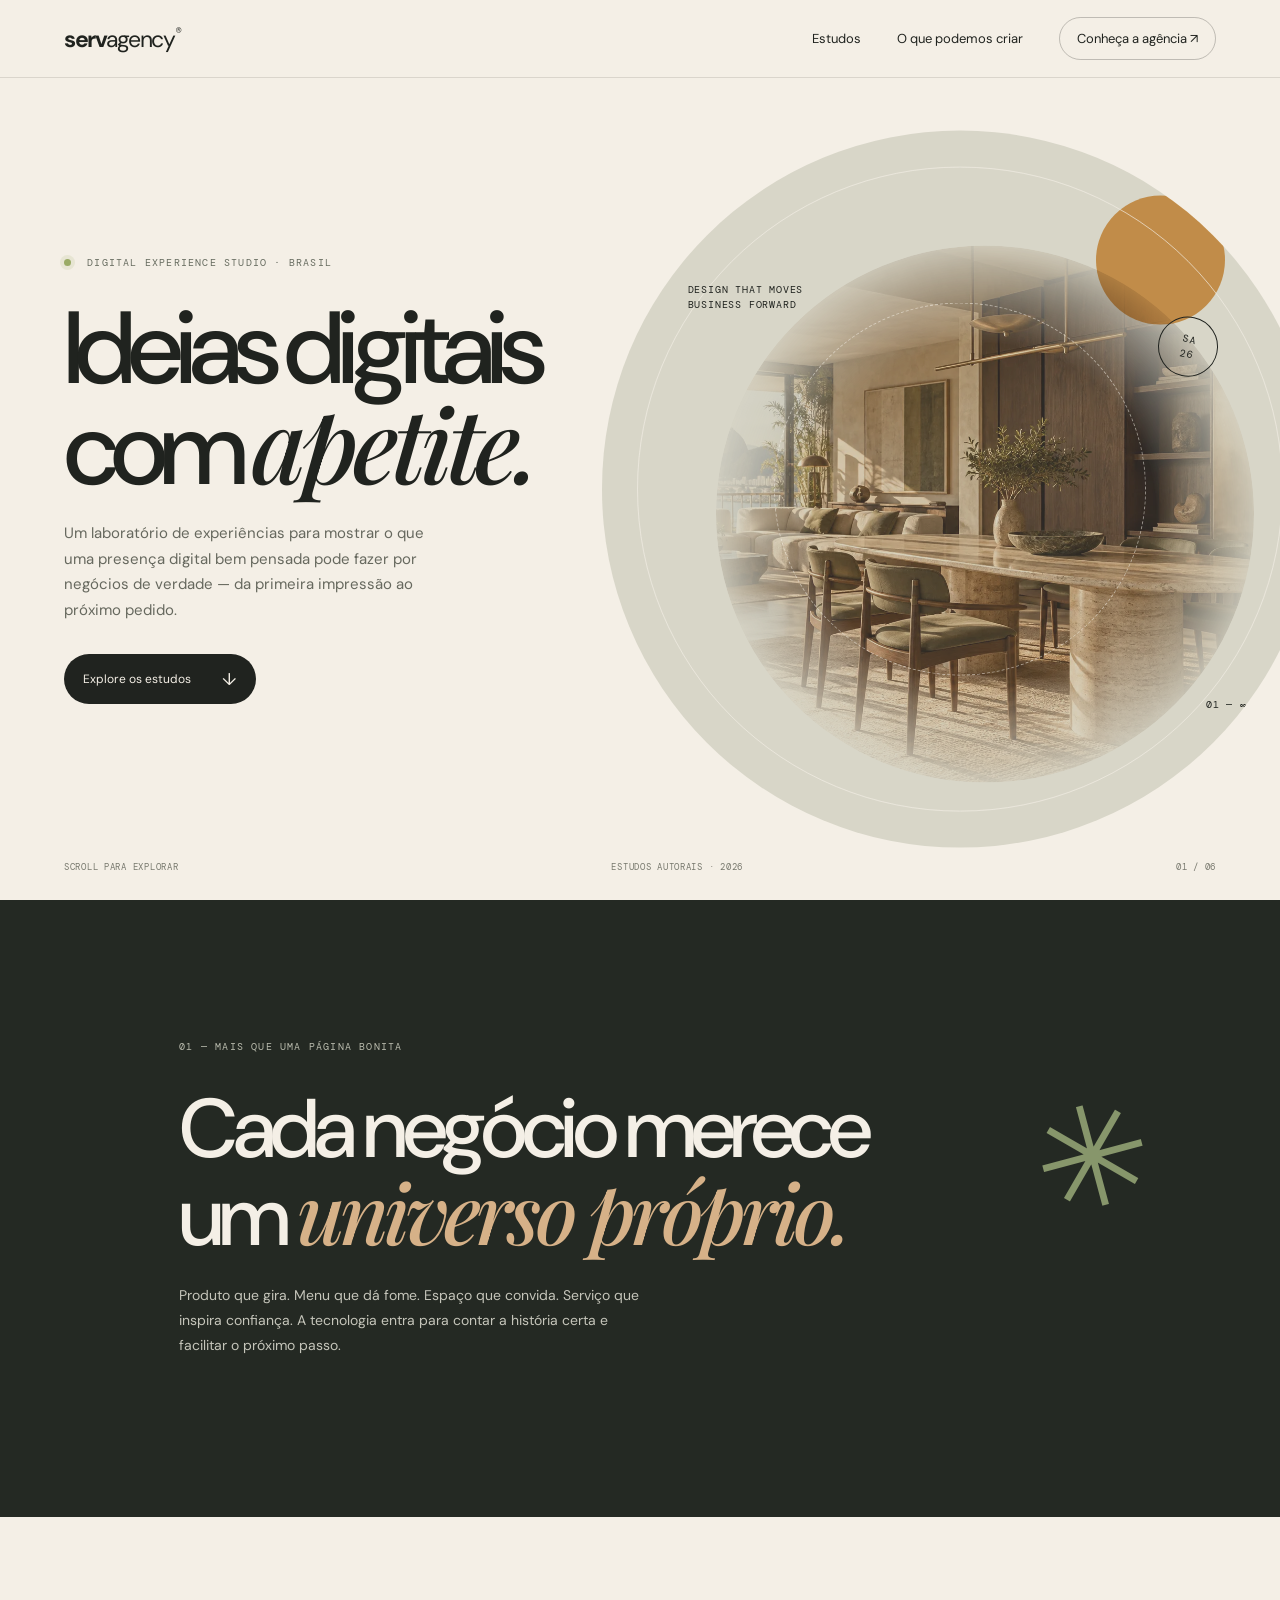
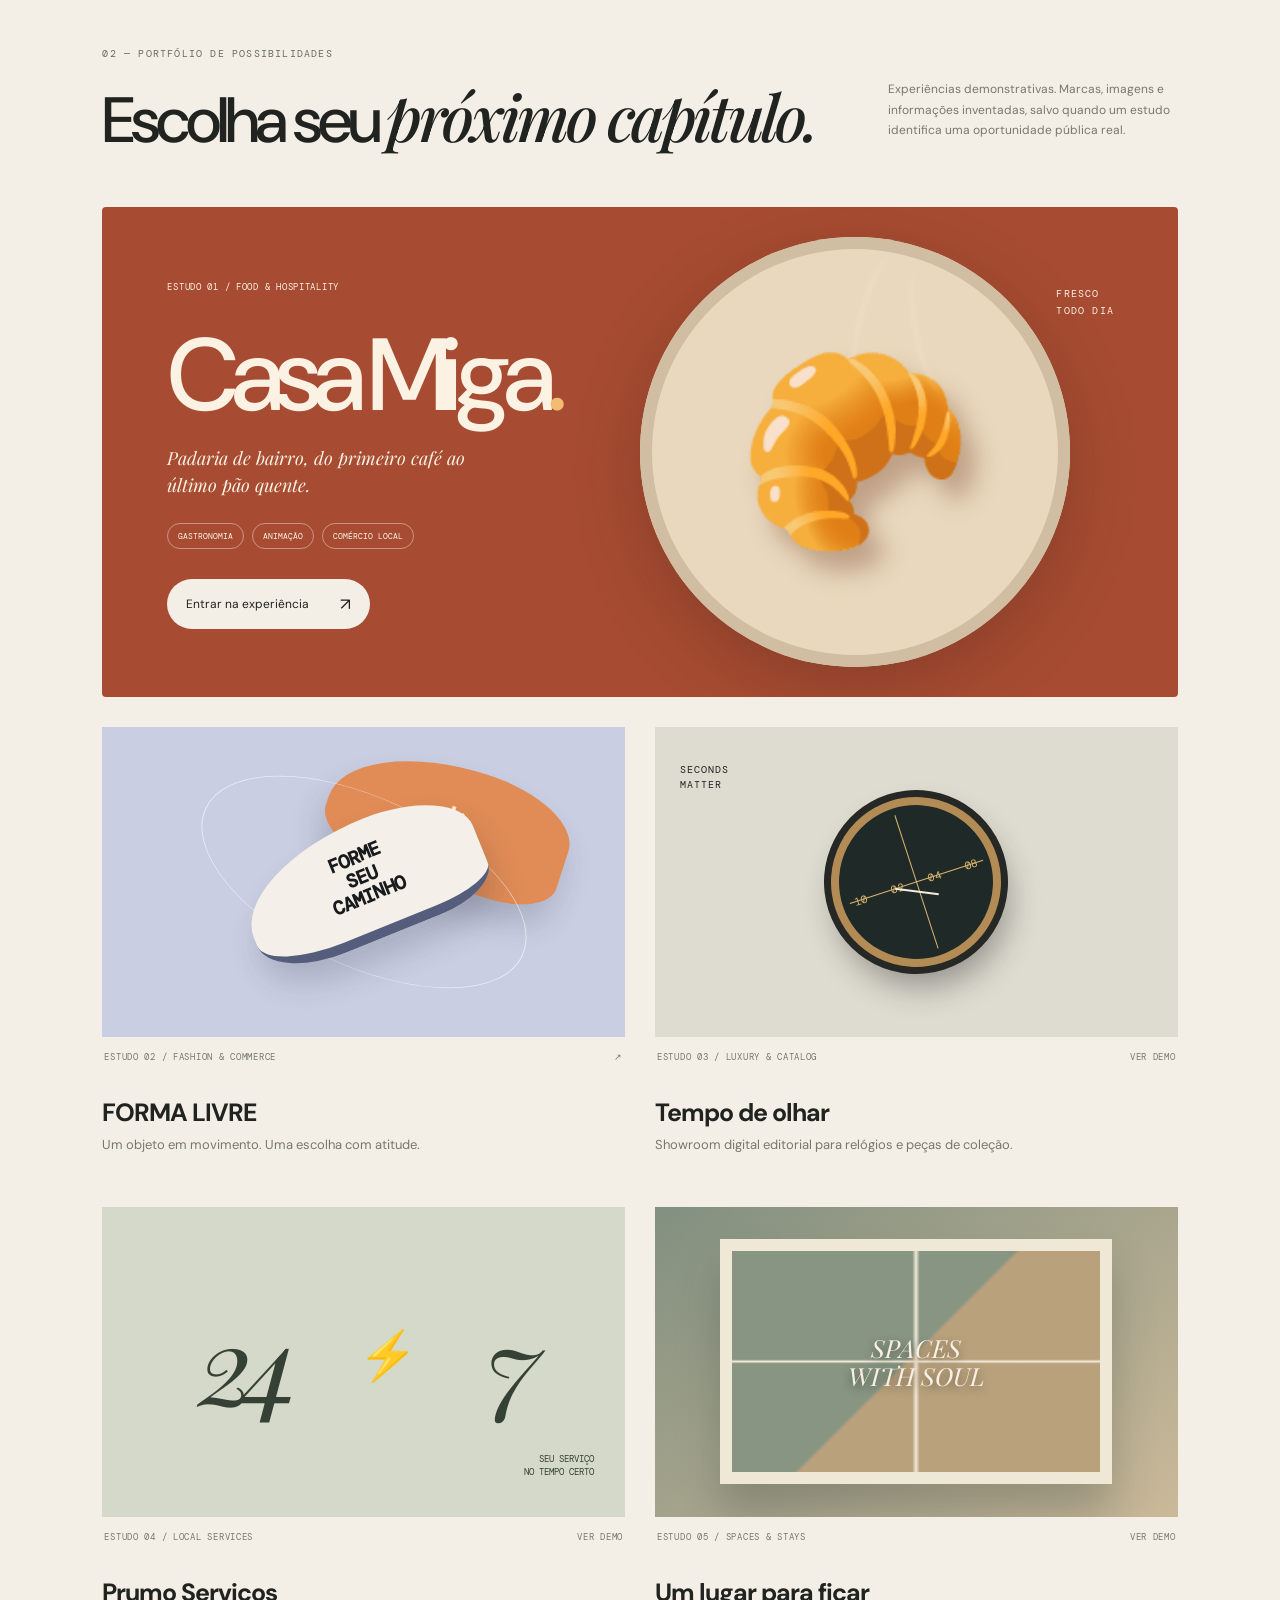
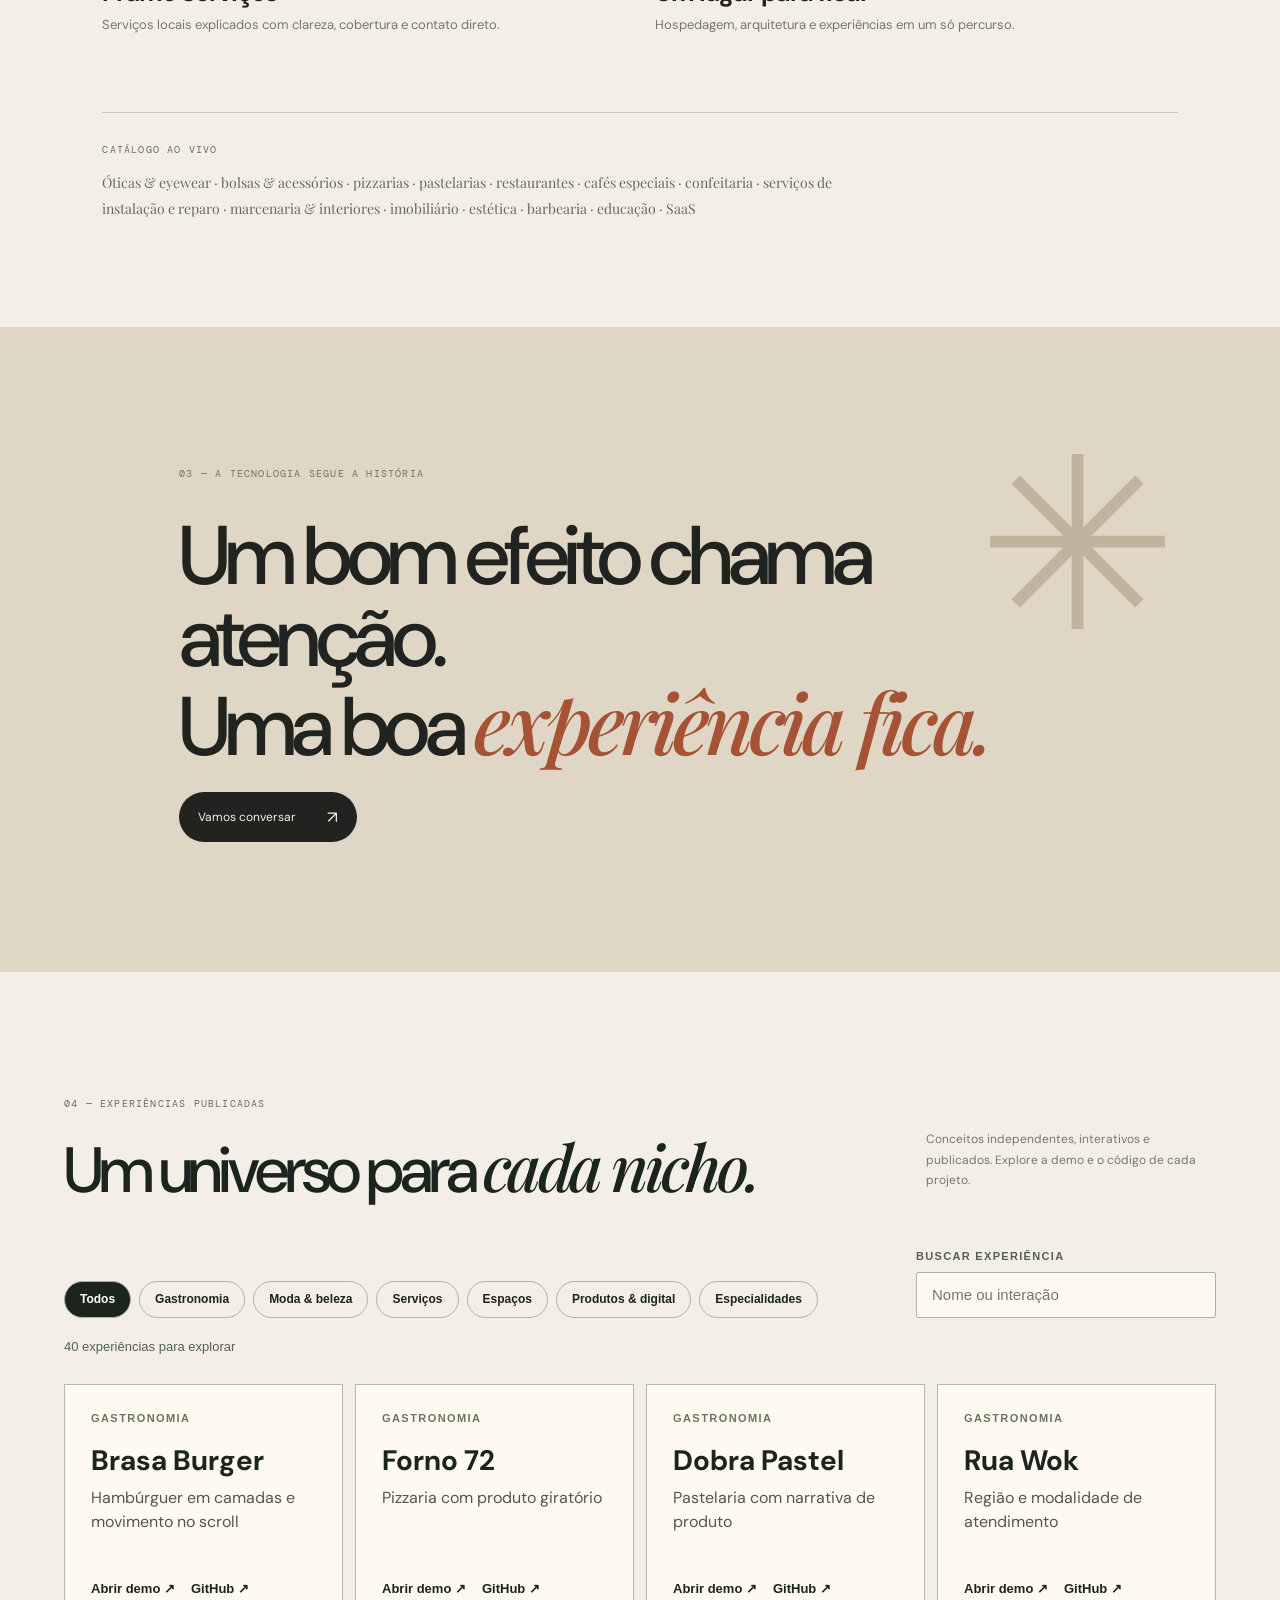
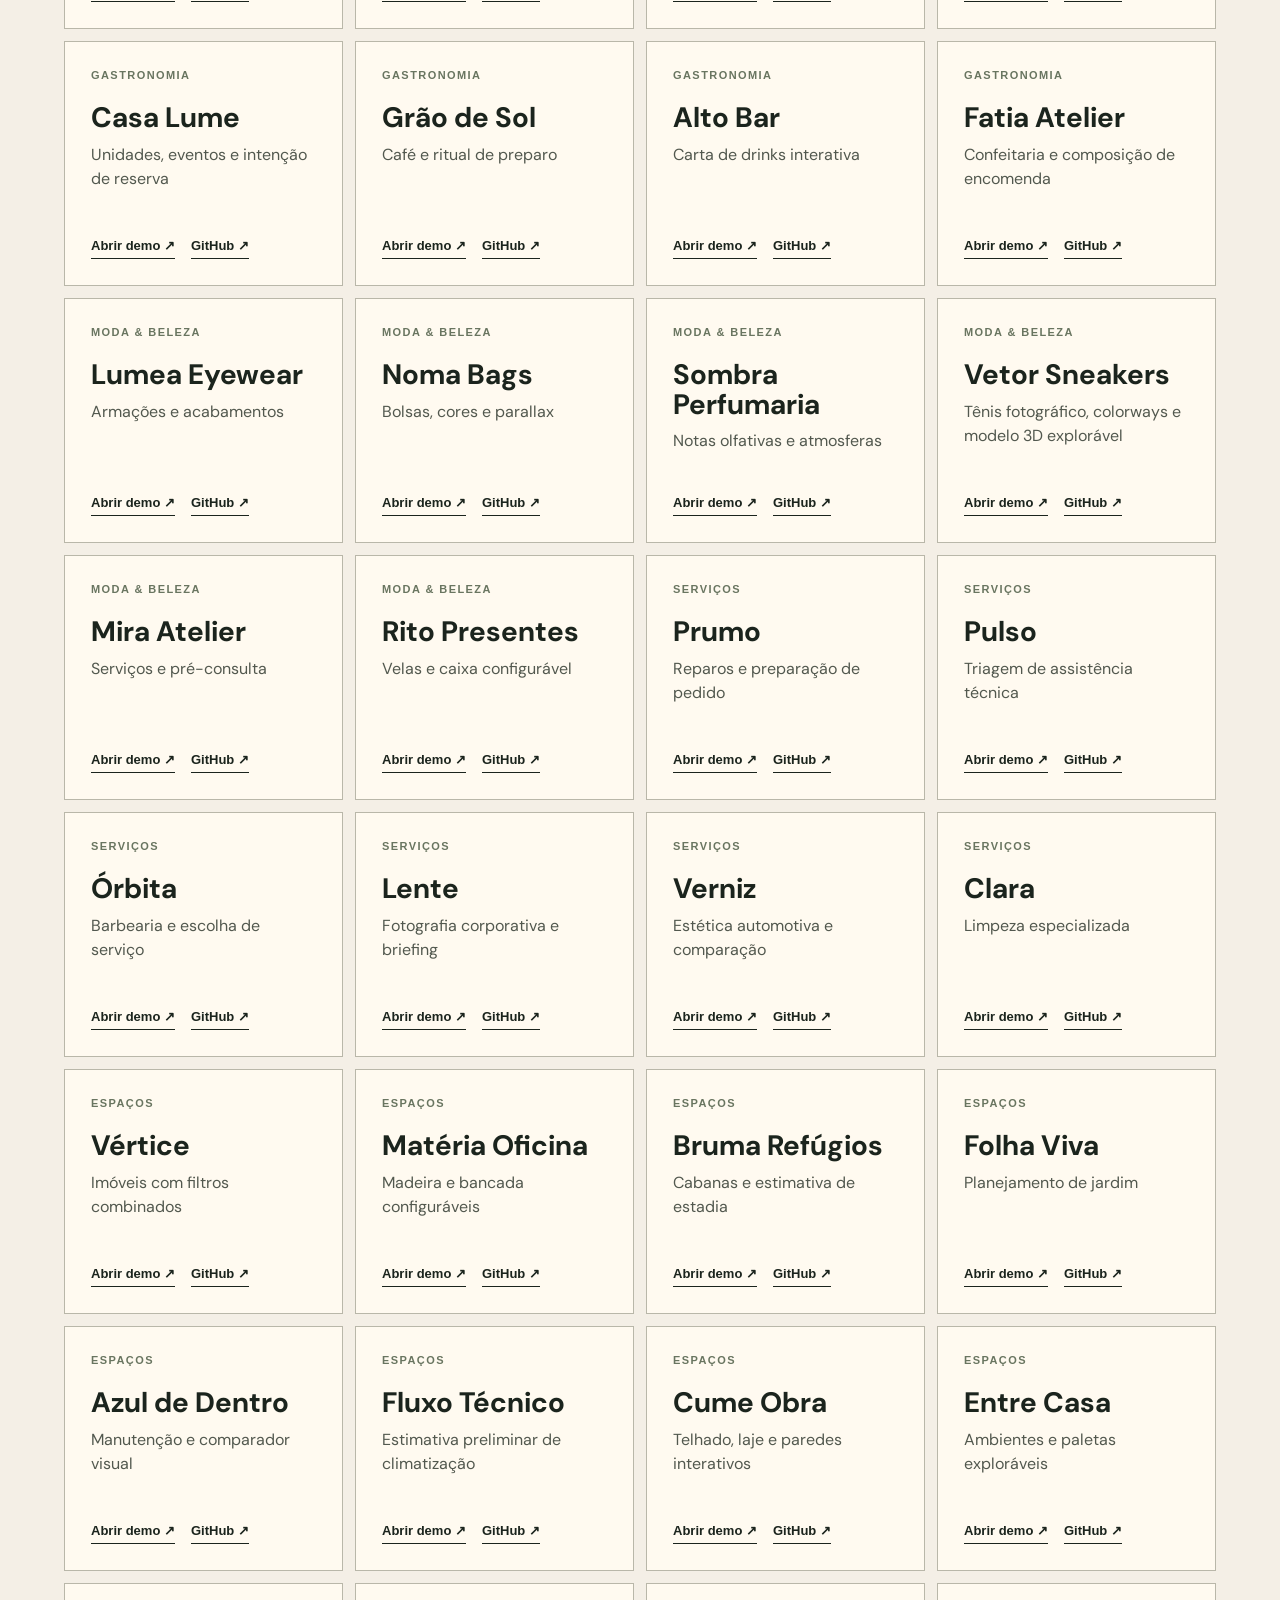
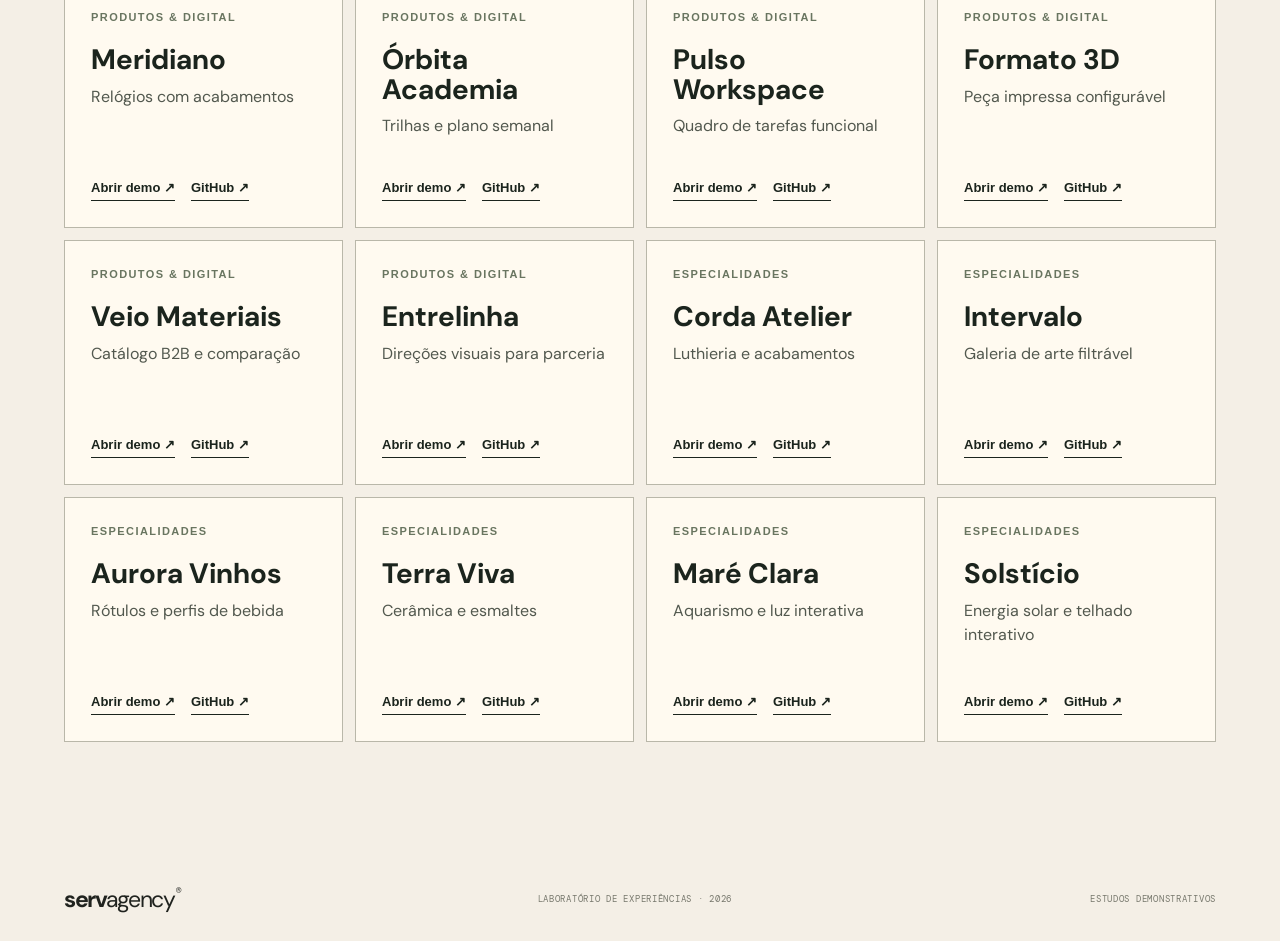
<file: index.html>
<!doctype html><html lang="pt-BR"><head><meta charset="utf-8"><meta name="viewport" content="width=device-width,initial-scale=1"><meta name="theme-color" content="#f4efe6"><meta name="description" content="Estudos interativos ServAgency para negócios de diferentes nichos."><title>ServAgency — Laboratório de experiências</title><link rel="stylesheet" href="styles.css"></head><body><header class="topbar"><a class="wordmark" href="./">serv<span>agency</span><i>®</i></a><nav><a href="#estudos">Estudos</a><a href="#metodo">O que podemos criar</a><a class="nav-cta" href="https://servagency.vercel.app/">Conheça a agência ↗</a></nav></header><main><section class="hero"><div class="hero-copy"><p class="eyebrow"><span class="pulse"></span> DIGITAL EXPERIENCE STUDIO · BRASIL</p><h1>Ideias digitais<br>com <em>apetite.</em></h1><p class="hero-sub">Um laboratório de experiências para mostrar o que uma presença digital bem pensada pode fazer por negócios de verdade — da primeira impressão ao próximo pedido.</p><a class="pill dark" href="#estudos">Explore os estudos <span>↓</span></a></div><div class="hero-art" aria-label="Colagem editorial de gastronomia"><div class="hero-orbit orbit-one"></div><div class="hero-orbit orbit-two"></div><div class="hero-sun"></div><img src="assets/atelier-cozinha.webp" alt="Ambiente de cozinha em tons naturais"/><div class="hero-caption">DESIGN THAT MOVES<br>BUSINESS FORWARD</div><div class="hero-index">01 — ∞</div><div class="hero-stamp">SA<br>26</div></div><div class="hero-bottom"><span>SCROLL PARA EXPLORAR</span><span>ESTUDOS AUTORAIS · 2026</span><span>01 / 06</span></div></section><section class="manifesto" id="metodo"><p class="eyebrow">01 — MAIS QUE UMA PÁGINA BONITA</p><h2>Cada negócio merece<br>um <em>universo próprio.</em></h2><p>Produto que gira. Menu que dá fome. Espaço que convida. Serviço que inspira confiança. A tecnologia entra para contar a história certa e facilitar o próximo passo.</p><div class="manifesto-mark">✳</div></section><section class="studies" id="estudos"><div class="section-head"><div><p class="eyebrow">02 — PORTFÓLIO DE POSSIBILIDADES</p><h2>Escolha seu <em>próximo capítulo.</em></h2></div><p>Experiências demonstrativas. Marcas, imagens e informações inventadas, salvo quando um estudo identifica uma oportunidade pública real.</p></div><article class="featured-card food-card"><div class="card-copy"><span class="card-number">ESTUDO 01 / FOOD & HOSPITALITY</span><h3>Casa Miga<span class="period">.</span></h3><p>Padaria de bairro, do primeiro café ao último pão quente.</p><div class="tags"><span>GASTRONOMIA</span><span>ANIMAÇÃO</span><span>COMÉRCIO LOCAL</span></div><a class="pill light" href="demos/casa-miga/">Entrar na experiência <span>↗</span></a></div><div class="food-visual" aria-hidden="true"><div class="plate"></div><div class="croissant">🥐</div><div class="steam steam-a"></div><div class="steam steam-b"></div><span class="food-side">FRESCO<br>TODO DIA</span></div></article><div class="card-grid"><a class="study-card fashion-card" href="demos/forma-livre/"><div class="fashion-art"><div class="shoe shoe-back">✳</div><div class="shoe shoe-front">FORME<br>SEU<br>CAMINHO</div><span class="fashion-orbit"></span></div><div class="study-meta"><span>ESTUDO 02 / FASHION & COMMERCE</span><span>↗</span></div><h3>FORMA LIVRE</h3><p>Um objeto em movimento. Uma escolha com atitude.</p></a><div class="study-card watch-card"><div class="watch-art"><div class="watch-dial"><span>10</span><span>02</span><span>04</span><span>08</span><i></i></div><p>SECONDS<br>MATTER</p></div><div class="study-meta"><span>ESTUDO 03 / LUXURY & CATALOG</span><span>VER DEMO</span></div><h3>Tempo de olhar</h3><p>Showroom digital editorial para relógios e peças de coleção.</p></div><div class="study-card service-card"><div class="service-art"><span>24</span><span>7</span><i>⚡</i><p>SEU SERVIÇO<br>NO TEMPO CERTO</p></div><div class="study-meta"><span>ESTUDO 04 / LOCAL SERVICES</span><span>VER DEMO</span></div><h3>Prumo Serviços</h3><p>Serviços locais explicados com clareza, cobertura e contato direto.</p></div><div class="study-card spaces-card"><div class="spaces-art"><div class="window"></div><span>SPACES<br>WITH SOUL</span></div><div class="study-meta"><span>ESTUDO 05 / SPACES & STAYS</span><span>VER DEMO</span></div><h3>Um lugar para ficar</h3><p>Hospedagem, arquitetura e experiências em um só percurso.</p></div></div><div class="more-niches"><p class="eyebrow">CATÁLOGO AO VIVO</p><p>Óticas & eyewear · bolsas & acessórios · pizzarias · pastelarias · restaurantes · cafés especiais · confeitaria · serviços de instalação e reparo · marcenaria & interiores · imobiliário · estética · barbearia · educação · SaaS</p></div></section><section class="closing"><p class="eyebrow">03 — A TECNOLOGIA SEGUE A HISTÓRIA</p><h2>Um bom efeito chama atenção.<br>Uma boa <em>experiência fica.</em></h2><a class="pill dark" href="https://servagency.vercel.app/">Vamos conversar <span>↗</span></a><span class="closing-flower">✳</span></section><section class="live-projects" id="catalogo"><div class="section-head"><div><p class="eyebrow">04 — EXPERIÊNCIAS PUBLICADAS</p><h2>Um universo para <em>cada nicho.</em></h2></div><p>Conceitos independentes, interativos e publicados. Explore a demo e o código de cada projeto.</p></div><div id="project-list" class="project-list"></div></section></main><footer><a class="wordmark" href="./">serv<span>agency</span><i>®</i></a><span>LABORATÓRIO DE EXPERIÊNCIAS · 2026</span><span>ESTUDOS DEMONSTRATIVOS</span></footer><script src="script.js" defer></script><script src="catalog.js" defer></script></body></html>
</file>
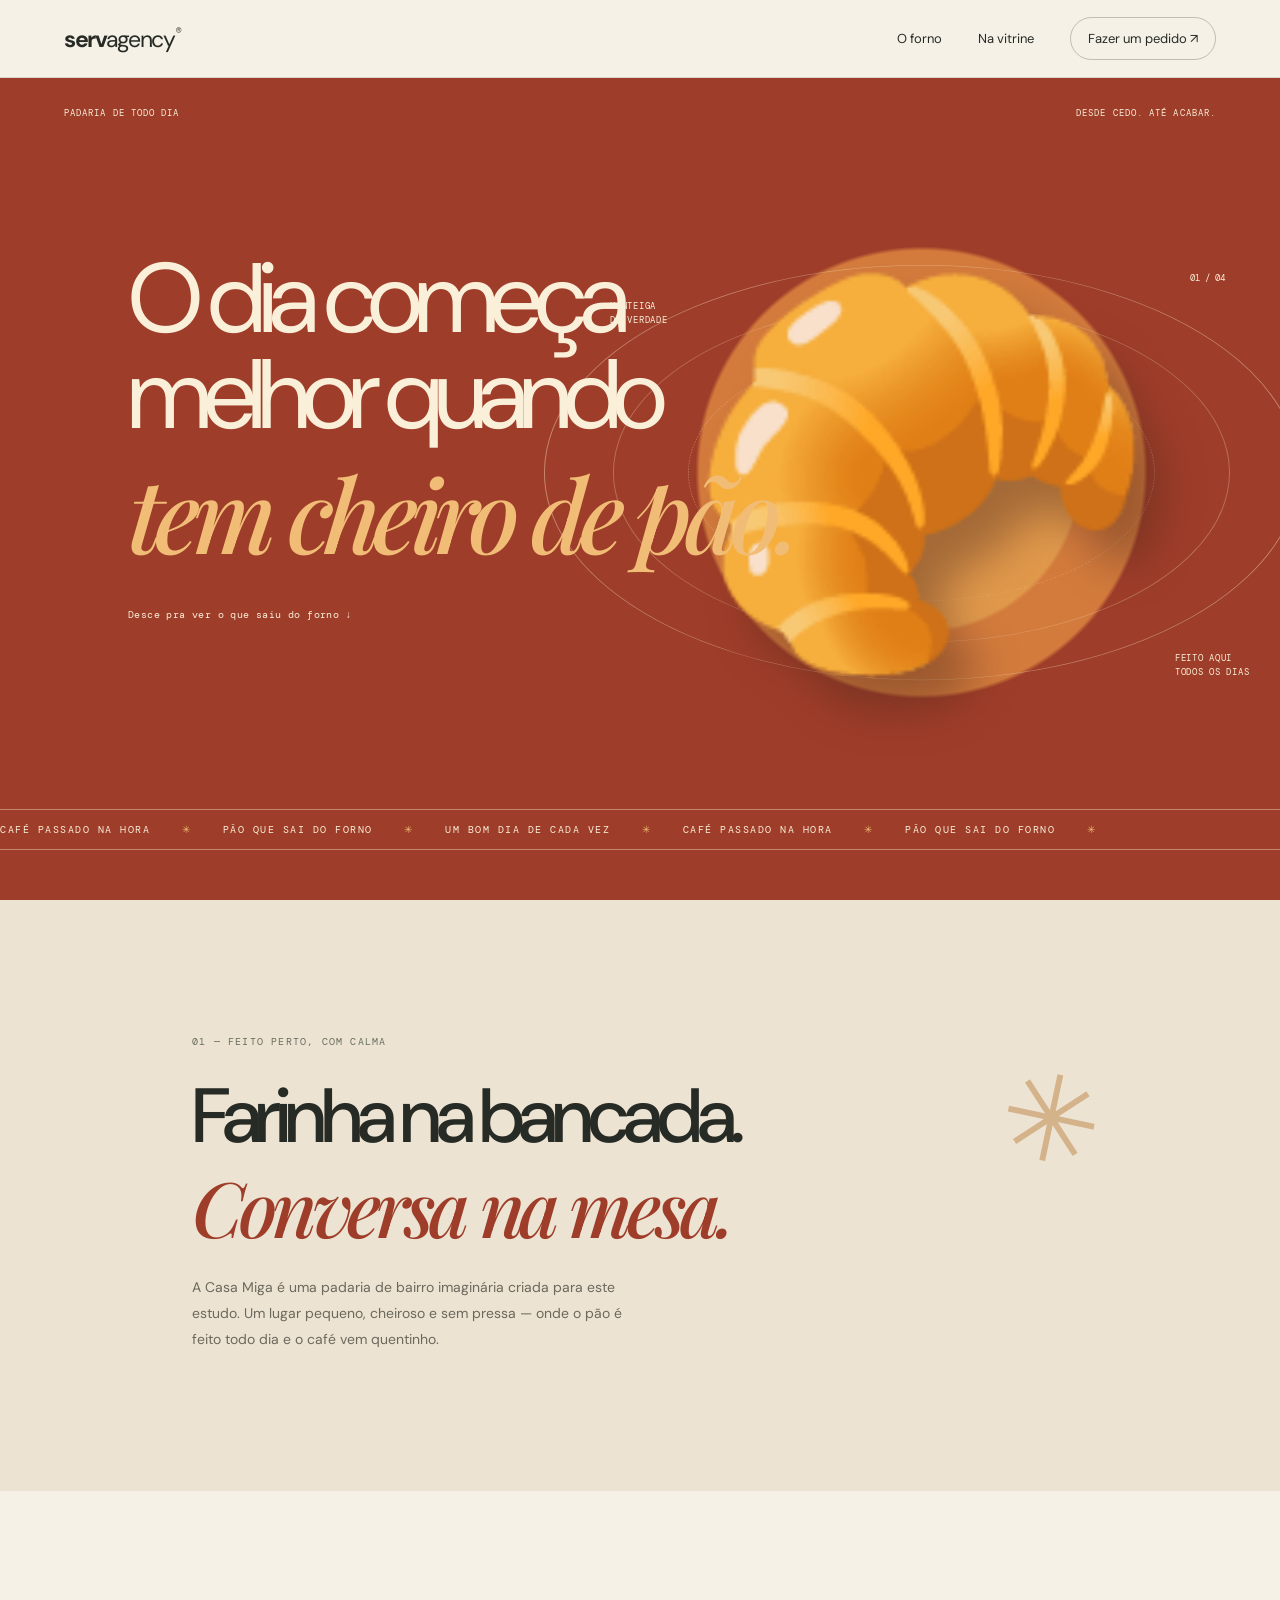
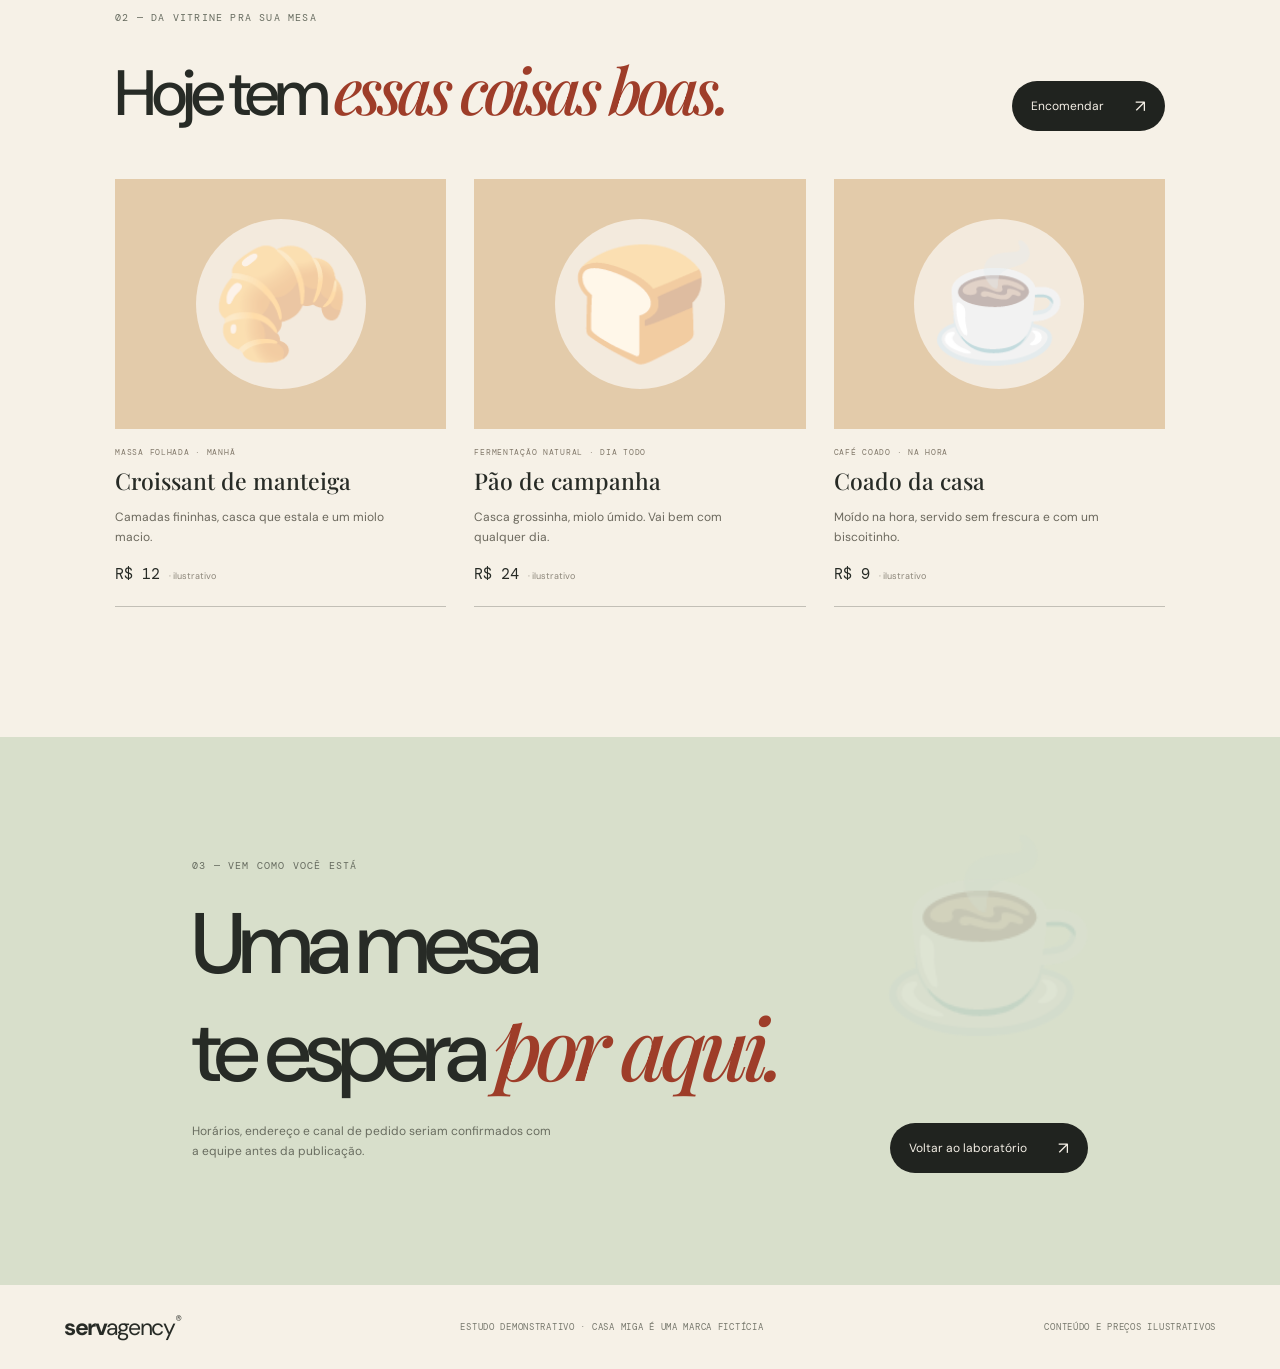
<file: demos/casa-miga/index.html>
<!doctype html><html lang="pt-BR"><head><meta charset="utf-8"><meta name="viewport" content="width=device-width,initial-scale=1"><meta name="theme-color" content="#f6f1e7"><title>Casa Miga — Padaria de todo dia</title><link rel="stylesheet" href="/styles.css"><link rel="stylesheet" href="/demos/casa-miga/style.css"></head><body class="miga"><header class="topbar"><a class="wordmark" href="/">serv<span>agency</span><i>®</i></a><nav><a href="#forno">O forno</a><a href="#vitrine">Na vitrine</a><a class="nav-cta" href="#encomendar">Fazer um pedido ↗</a></nav></header><main><section class="miga-hero"><div class="miga-label"><span>PADARIA DE TODO DIA</span><span>DESDE CEDO. ATÉ ACABAR.</span></div><div class="miga-heading"><p>O dia começa<br>melhor quando<br><em>tem cheiro de pão.</em></p><a href="#vitrine">Desce pra ver o que saiu do forno ↓</a></div><div class="bread-stage" aria-label="Croissant da Casa Miga girando na animação"><div class="bread-halo"></div><div class="bread-ray"></div><div class="bread-emoji">🥐</div><div class="bread-note note-one">MANTEIGA<br>DE VERDADE</div><div class="bread-note note-two">FEITO AQUI<br>TODOS OS DIAS</div><span class="stage-number">01 / 04</span></div><div class="marquee"><div>CAFÉ PASSADO NA HORA <i>✳</i> PÃO QUE SAI DO FORNO <i>✳</i> UM BOM DIA DE CADA VEZ <i>✳</i> CAFÉ PASSADO NA HORA <i>✳</i> PÃO QUE SAI DO FORNO <i>✳</i></div></div></section><section class="miga-intro" id="forno"><p class="eyebrow">01 — FEITO PERTO, COM CALMA</p><h2>Farinha na bancada.<br><em>Conversa na mesa.</em></h2><p>A Casa Miga é uma padaria de bairro imaginária criada para este estudo. Um lugar pequeno, cheiroso e sem pressa — onde o pão é feito todo dia e o café vem quentinho.</p><span class="miga-doodle">✳</span></section><section class="menu" id="vitrine"><div class="menu-header"><div><p class="eyebrow">02 — DA VITRINE PRA SUA MESA</p><h2>Hoje tem <em>essas coisas boas.</em></h2></div><a class="pill dark" href="#encomendar">Encomendar <span>↗</span></a></div><div class="menu-items"><article><div class="menu-item-art croissant-art">🥐</div><p class="item-kind">MASSA FOLHADA · MANHÃ</p><h3>Croissant de manteiga</h3><p>Camadas fininhas, casca que estala e um miolo macio.</p><div class="item-price">R$ 12 <span>· ilustrativo</span></div></article><article><div class="menu-item-art roll-art">🍞</div><p class="item-kind">FERMENTAÇÃO NATURAL · DIA TODO</p><h3>Pão de campanha</h3><p>Casca grossinha, miolo úmido. Vai bem com qualquer dia.</p><div class="item-price">R$ 24 <span>· ilustrativo</span></div></article><article><div class="menu-item-art coffee-art">☕</div><p class="item-kind">CAFÉ COADO · NA HORA</p><h3>Coado da casa</h3><p>Moído na hora, servido sem frescura e com um biscoitinho.</p><div class="item-price">R$ 9 <span>· ilustrativo</span></div></article></div></section><section class="order" id="encomendar"><div><p class="eyebrow">03 — VEM COMO VOCÊ ESTÁ</p><h2>Uma mesa<br>te espera <em>por aqui.</em></h2><p>Horários, endereço e canal de pedido seriam confirmados com a equipe antes da publicação.</p></div><a class="pill dark" href="/">Voltar ao laboratório <span>↗</span></a><span class="order-mark">☕</span></section></main><footer><a class="wordmark" href="/">serv<span>agency</span><i>®</i></a><span>ESTUDO DEMONSTRATIVO · CASA MIGA É UMA MARCA FICTÍCIA</span><span>CONTEÚDO E PREÇOS ILUSTRATIVOS</span></footer><script src="/demos/casa-miga/script.js" defer></script></body></html>
</file>
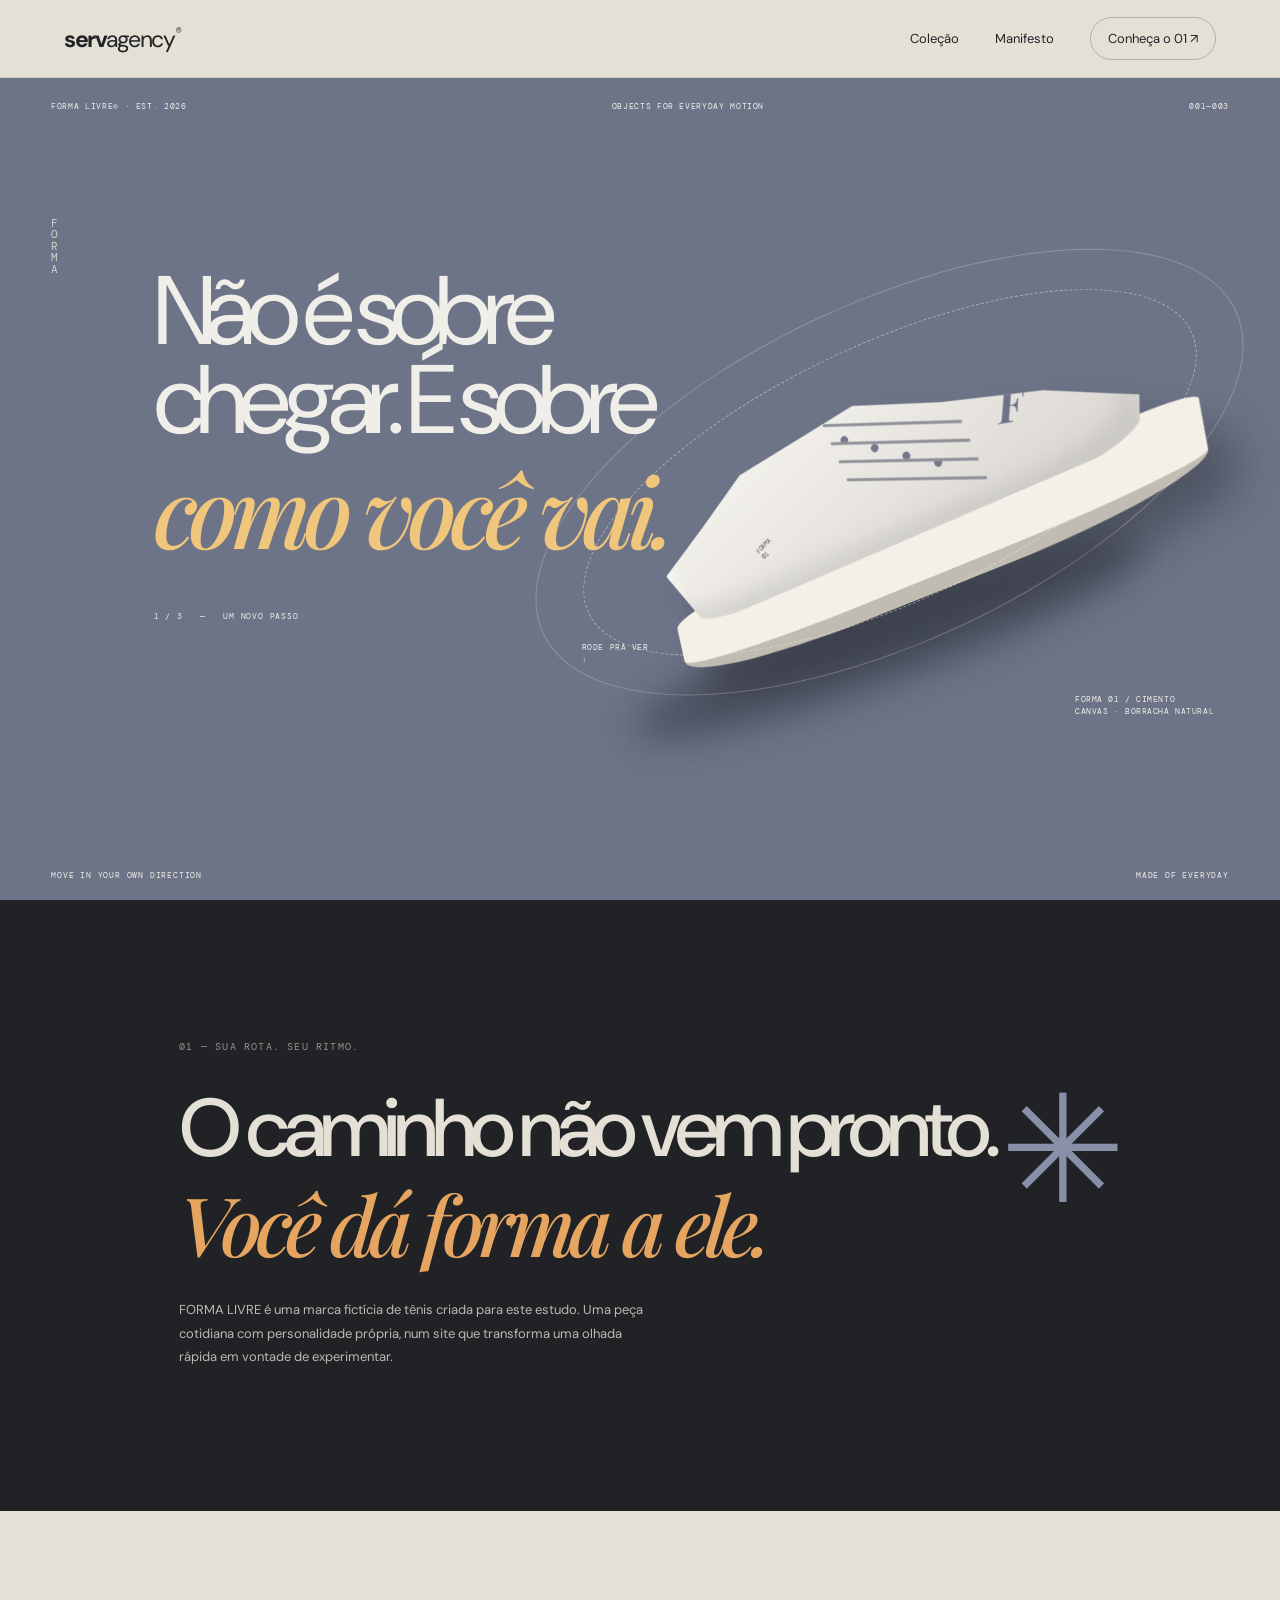
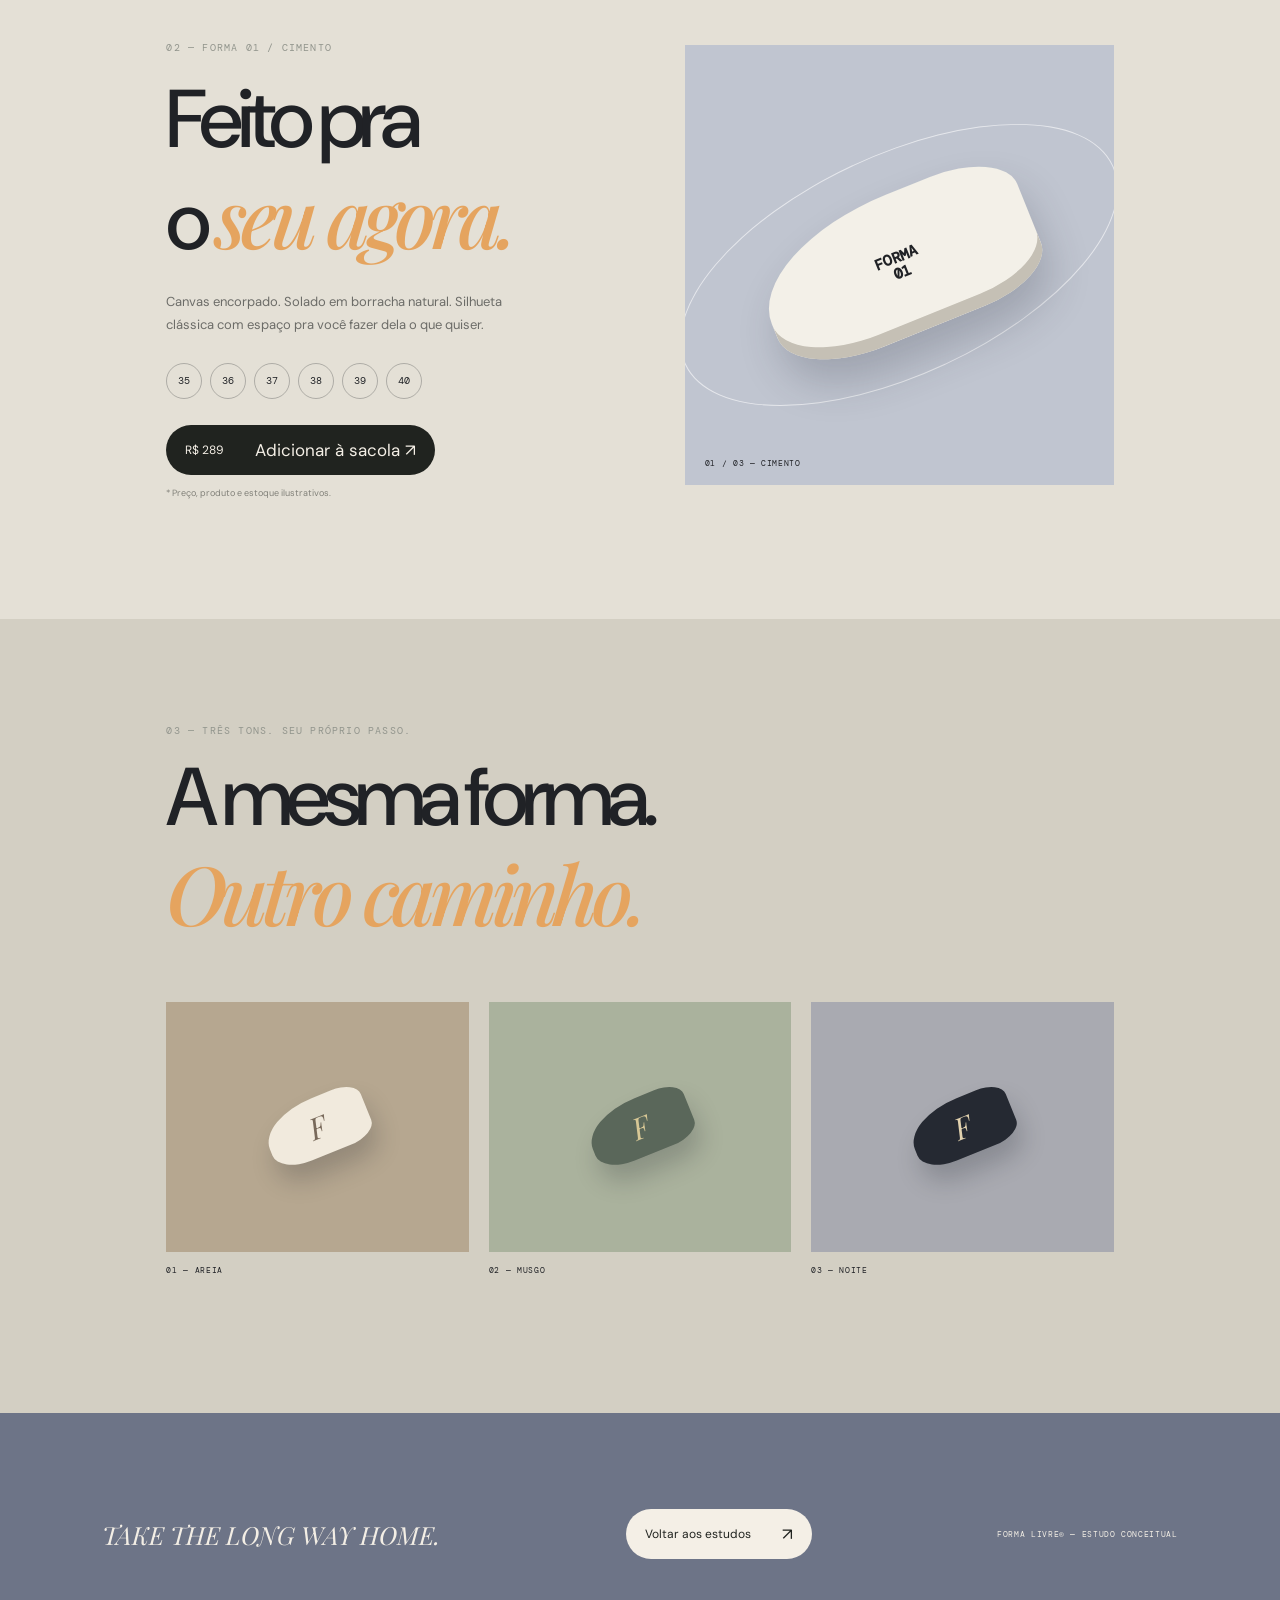
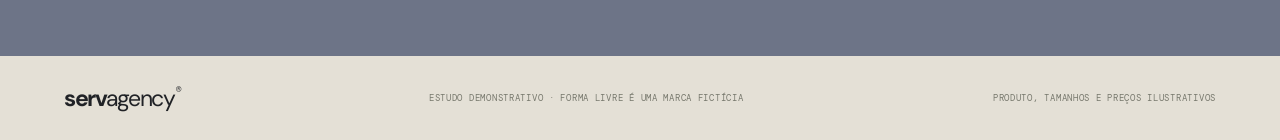
<file: demos/forma-livre/index.html>
<!doctype html><html lang="pt-BR"><head><meta charset="utf-8"><meta name="viewport" content="width=device-width,initial-scale=1"><meta name="theme-color" content="#e4e0d6"><title>FORMA LIVRE — Movimento próprio</title><link rel="stylesheet" href="../../styles.css"><link rel="stylesheet" href="style.css"></head><body class="forma"><header class="topbar"><a class="wordmark" href="../../">serv<span>agency</span><i>®</i></a><nav><a href="#colecao">Coleção</a><a href="#ideia">Manifesto</a><a class="nav-cta" href="#produto">Conheça o 01 ↗</a></nav></header><main><section class="forma-hero"><div class="forma-top"><span>FORMA LIVRE® · EST. 2026</span><span>OBJECTS FOR EVERYDAY MOTION</span><span>001—003</span></div><div class="vertical-word">F<br>O<br>R<br>M<br>A</div><div class="forma-title"><p>Não é sobre<br>chegar. É sobre<br><em>como você vai.</em></p><span>1 / 3 &nbsp; — &nbsp; UM NOVO PASSO</span></div><div class="sneaker-wrap"><div class="sneaker-shadow"></div><div class="sneaker"><div class="shoe-sole"></div><div class="shoe-upper"><i class="shoe-mark">F</i><i class="shoe-eye eye-1"></i><i class="shoe-eye eye-2"></i><i class="shoe-eye eye-3"></i><i class="shoe-eye eye-4"></i><div class="shoe-lace lace-1"></div><div class="shoe-lace lace-2"></div><div class="shoe-lace lace-3"></div><div class="shoe-lace lace-4"></div><span class="shoe-label">FORMA<br>01</span></div></div><span class="orbit orbit-a"></span><span class="orbit orbit-b"></span><span class="product-caption">FORMA 01 / CIMENTO<br>CANVAS · BORRACHA NATURAL</span><span class="scroll-hint">RODE PRA VER<br>↓</span></div><div class="forma-hero-bottom"><span>MOVE IN YOUR OWN DIRECTION</span><span>MADE OF EVERYDAY</span></div></section><section class="forma-manifesto" id="ideia"><p class="eyebrow">01 — SUA ROTA. SEU RITMO.</p><h2>O caminho não vem pronto.<br><em>Você dá forma a ele.</em></h2><p>FORMA LIVRE é uma marca fictícia de tênis criada para este estudo. Uma peça cotidiana com personalidade própria, num site que transforma uma olhada rápida em vontade de experimentar.</p><div class="manifesto-star">✳</div></section><section class="forma-product" id="produto"><div class="product-copy"><p class="eyebrow">02 — FORMA 01 / CIMENTO</p><h2>Feito pra<br>o <em>seu agora.</em></h2><p>Canvas encorpado. Solado em borracha natural. Silhueta clássica com espaço pra você fazer dela o que quiser.</p><div class="size-list"><span>35</span><span>36</span><span>37</span><span>38</span><span>39</span><span>40</span></div><a class="pill dark" href="#colecao">R$ 289 <span>Adicionar à sacola ↗</span></a><small>* Preço, produto e estoque ilustrativos.</small></div><div class="product-card"><div class="product-card-orbit"></div><div class="product-shoe">FORMA<br>01</div><span>01 / 03 — CIMENTO</span></div></section><section class="forma-collection" id="colecao"><div><p class="eyebrow">03 — TRÊS TONS. SEU PRÓPRIO PASSO.</p><h2>A mesma forma.<br><em>Outro caminho.</em></h2></div><div class="swatches"><article><div class="swatch sand"><span>F</span></div><p>01 — AREIA</p></article><article><div class="swatch moss"><span>F</span></div><p>02 — MUSGO</p></article><article><div class="swatch ink"><span>F</span></div><p>03 — NOITE</p></article></div></section><section class="forma-cta"><p>TAKE THE LONG WAY HOME.</p><a class="pill light" href="../../">Voltar aos estudos <span>↗</span></a><span>FORMA LIVRE® — ESTUDO CONCEITUAL</span></section></main><footer><a class="wordmark" href="../../">serv<span>agency</span><i>®</i></a><span>ESTUDO DEMONSTRATIVO · FORMA LIVRE É UMA MARCA FICTÍCIA</span><span>PRODUTO, TAMANHOS E PREÇOS ILUSTRATIVOS</span></footer><script src="script.js" defer></script></body></html>
</file>
<file: styles.css>
@import url('https://fonts.googleapis.com/css2?family=DM+Mono:wght@400;500&family=DM+Sans:wght@400;500;600;700&family=Playfair+Display:ital,wght@0,500;0,600;0,700;1,500;1,600&display=swap');
:root{--paper:#f4efe6;--ink:#20231f;--orange:#ec6033;--olive:#788b55;--serif:'Playfair Display',Georgia,serif;--sans:'DM Sans',Arial,sans-serif;--mono:'DM Mono',monospace}*{box-sizing:border-box}html{scroll-behavior:smooth}body{margin:0;background:var(--paper);color:var(--ink);font-family:var(--sans)}a{color:inherit;text-decoration:none}.topbar{height:78px;padding:0 5vw;display:flex;align-items:center;justify-content:space-between;border-bottom:1px solid #20231f20}.wordmark{font-weight:700;font-size:23px;letter-spacing:-1.5px}.wordmark span{font-weight:400}.wordmark i{font:9px var(--mono);vertical-align:top;margin-left:2px}.topbar nav{display:flex;align-items:center;gap:36px;font-size:13px}.nav-cta{padding:12px 17px;border:1px solid #20231f40;border-radius:100px}.hero{min-height:680px;height:calc(100vh - 78px);max-height:920px;padding:0 5vw;display:grid;grid-template-columns:1fr 1fr;position:relative;align-items:center;overflow:hidden}.hero-copy{position:relative;z-index:2;padding-bottom:28px}.eyebrow{font:10px var(--mono);letter-spacing:.12em;color:#676c60}.pulse{display:inline-block;width:7px;height:7px;background:#9aab65;border-radius:50%;margin-right:9px;box-shadow:0 0 0 4px #9aab6525}.hero h1{font-size:clamp(60px,8vw,116px);line-height:.91;letter-spacing:-.075em;margin:33px 0 25px;font-weight:500}.hero h1 em,.manifesto h2 em,.section-head h2 em,.closing h2 em{font-family:var(--serif);font-weight:500;letter-spacing:-.06em}.hero-sub{font-size:15px;line-height:1.7;max-width:390px;color:#66685e;margin-bottom:31px}.pill{display:inline-flex;align-items:center;gap:31px;border-radius:50px;padding:14px 19px;font-size:12px}.pill span{font-size:17px}.dark{background:var(--ink);color:var(--paper)}.light{background:#f4efe6;color:var(--ink)}.hero-art{position:absolute;width:min(56vw,760px);height:min(56vw,760px);min-width:530px;min-height:530px;border-radius:50%;right:-3vw;top:50%;transform:translateY(-50%);background:#d8d6c8;overflow:hidden}.hero-art img{position:absolute;inset:16%;width:75%;height:75%;object-fit:cover;border-radius:50%;mix-blend-mode:multiply;opacity:.82;mask-image:radial-gradient(ellipse,#000 45%,transparent 75%)}.hero-orbit{position:absolute;border:1px solid #f4efe6aa;border-radius:50%;inset:5%;z-index:1}.orbit-two{inset:24%;border-style:dashed;opacity:.8}.hero-sun{position:absolute;right:13%;top:9%;width:18%;aspect-ratio:1;border-radius:50%;background:#e4a75d;mix-blend-mode:multiply}.hero-caption,.hero-index,.hero-stamp{position:absolute;z-index:2;font:10px/1.5 var(--mono);letter-spacing:.08em}.hero-caption{left:12%;top:21%}.hero-index{right:10%;bottom:19%}.hero-stamp{display:grid;place-content:center;text-align:center;border:1px solid var(--ink);border-radius:50%;width:60px;height:60px;right:14%;top:26%;transform:rotate(12deg)}.hero-bottom{position:absolute;bottom:27px;left:5vw;right:5vw;display:flex;justify-content:space-between;font:9px var(--mono);letter-spacing:.08em;color:#77786d}.manifesto{position:relative;background:#242923;color:var(--paper);padding:130px 14vw 145px;overflow:hidden}.manifesto .eyebrow{color:#babcae}.manifesto h2,.section-head h2,.closing h2{font-size:clamp(44px,6.5vw,88px);line-height:.99;letter-spacing:-.065em;font-weight:500;margin:35px 0 24px}.manifesto h2 em{color:#d6b188}.manifesto>p:last-of-type{max-width:470px;font-size:14px;line-height:1.8;color:#c5c5ba}.manifesto-mark{position:absolute;right:10%;top:27%;font-size:140px;color:#87966b;transform:rotate(-15deg)}.studies{padding:120px 8vw 90px}.section-head{display:flex;justify-content:space-between;align-items:end;margin-bottom:54px}.section-head h2{font-size:clamp(40px,5vw,68px);margin:24px 0 0}.section-head>p{max-width:290px;color:#77786d;font-size:12px;line-height:1.7}.featured-card{height:490px;border-radius:4px;background:#a74c32;color:#fbf2e4;position:relative;overflow:hidden;display:flex;align-items:center;padding:65px}.card-copy{position:relative;z-index:2;max-width:405px}.card-number,.study-meta{font:9px var(--mono);letter-spacing:.08em}.card-copy h3{font-size:clamp(58px,8vw,105px);line-height:1;letter-spacing:-.08em;margin:29px 0 13px;font-weight:500}.period{color:#f2bc72}.card-copy>p{font:italic 18px var(--serif);max-width:300px;line-height:1.5}.tags{display:flex;gap:8px;margin:24px 0 30px;flex-wrap:wrap}.tags span{border:1px solid #ffffff65;border-radius:50px;padding:7px 10px;font:8px var(--mono)}.food-visual{position:absolute;right:2%;top:0;width:56%;height:100%;display:grid;place-items:center}.plate{position:absolute;width:430px;height:430px;border-radius:50%;background:#e9d8bd;box-shadow:inset 0 0 0 12px #d0bda2,0 20px 65px #51281955}.croissant{position:relative;z-index:1;font-size:190px;filter:drop-shadow(15px 20px 12px #7741285c);animation:foodturn 16s linear infinite}.steam{position:absolute;z-index:2;width:26px;height:120px;border-radius:50%;border-left:2px solid #ffe8cf;filter:blur(2px);opacity:.6;animation:steam 2.8s ease-in-out infinite}.steam-a{top:47px;left:51%;transform:rotate(16deg)}.steam-b{top:65px;left:60%;animation-delay:.7s;transform:rotate(-12deg)}.food-side{position:absolute;right:7%;top:16%;font:10px/1.7 var(--mono);letter-spacing:.12em}.card-grid{display:grid;grid-template-columns:1fr 1fr;gap:30px;margin-top:30px}.study-card{min-height:390px;padding:0 0 24px;overflow:hidden}.study-meta{display:flex;justify-content:space-between;color:#77786d;padding:14px 2px}.study-card h3{font-size:25px;letter-spacing:-.04em;margin:19px 0 7px}.study-card>p{margin:0;color:#77786d;font-size:13px}.fashion-art,.watch-art,.service-art,.spaces-art{height:310px;position:relative;display:grid;place-items:center;overflow:hidden}.fashion-art{background:#c9cee2}.shoe{position:absolute;width:245px;height:118px;border-radius:80% 55% 35% 45%;display:grid;place-items:center;font:700 19px/1.1 var(--mono);text-align:center;box-shadow:0 20px 30px #282d3a30}.shoe-front{background:#f4f0e9;color:#181a1c;z-index:1;transform:rotate(-22deg);border-bottom:10px solid #555d7d;animation:shoeFloat 5s ease-in-out infinite}.shoe-back{background:#e18c56;transform:translate(85px,-58px) rotate(18deg);color:#ffe8cf;font-size:44px}.fashion-orbit{position:absolute;border:1px solid #fff9;border-radius:50%;width:350px;height:350px;transform:rotate(25deg) scaleY(.48)}.watch-art{background:#dedbd0}.watch-art>p{position:absolute;top:25px;left:25px;font:10px/1.5 var(--mono);letter-spacing:.1em}.watch-dial{width:170px;height:170px;border-radius:50%;background:#1f2928;color:#d8b56c;border:8px solid #b28b55;box-shadow:0 0 0 7px #262825,0 20px 32px #2226;position:relative;display:flex;justify-content:space-around;align-items:center;font:11px var(--mono);transform:rotate(-18deg)}.watch-dial:before,.watch-dial:after{content:'';position:absolute;background:#d8b56c;width:1px;height:140px}.watch-dial:after{transform:rotate(90deg)}.watch-dial i{position:absolute;width:44px;height:2px;background:#f3ecdb;transform:rotate(25deg);z-index:1;transform-origin:left}.service-art{background:#d5d9c9;color:#354134;grid-template-columns:auto auto;gap:4px}.service-art>span{font:italic 110px var(--serif);letter-spacing:-.1em}.service-art i{position:absolute;font-size:48px;left:49%;top:38%;font-style:normal;color:#da673d}.service-art p{position:absolute;right:6%;bottom:9%;font:9px/1.5 var(--mono);text-align:right}.spaces-art{background:linear-gradient(145deg,#829080,#cbb999);color:#f8f0e4}.spaces-art .window{position:absolute;width:75%;height:79%;border:12px solid #f0e8d7;background:linear-gradient(90deg,transparent 49%,#f0e8d7 50%,transparent 51%),linear-gradient(0deg,transparent 49%,#f0e8d7 50%,transparent 51%),linear-gradient(135deg,#879582 48%,#b9a17c 49%);box-shadow:0 30px 40px #25322f40}.spaces-art>span{position:relative;font:italic 25px/1.1 var(--serif);text-align:center;text-shadow:0 3px 10px #0007}.more-niches{border-top:1px solid #20231f35;margin-top:55px;padding-top:20px}.more-niches p:last-child{font:14px/1.9 var(--serif);max-width:760px;color:#686a61}.closing{background:#dfd6c6;padding:130px 14vw;position:relative;overflow:hidden}.closing .eyebrow{color:#707166}.closing h2{font-size:clamp(40px,6.5vw,84px);position:relative;z-index:1}.closing h2 em{color:#a65335}.closing-flower{position:absolute;font-size:240px;right:8%;top:10%;color:#c0b49f}footer{padding:27px 5vw;display:flex;align-items:center;justify-content:space-between}footer>span{font:9px var(--mono);letter-spacing:.08em;color:#77786d}@keyframes foodturn{0%,100%{transform:rotate(-8deg) translateY(0)}50%{transform:rotate(8deg) translateY(-15px)}}@keyframes steam{0%,100%{opacity:0;translate:0 8px}50%{opacity:.65;translate:0 -9px}}@keyframes shoeFloat{0%,100%{translate:0 0;rotate:-3deg}50%{translate:4px -13px;rotate:3deg}}@media(max-width:760px){.topbar{height:65px;padding:0 6vw}.topbar nav{gap:18px;font-size:11px}.topbar nav>a:first-child{display:none}.nav-cta{padding:10px 13px}.hero{height:auto;min-height:800px;display:block;padding:80px 7vw 110px}.hero-copy{padding:0}.hero h1{font-size:clamp(66px,17vw,110px);margin-top:28px}.hero-sub{max-width:310px}.hero-art{width:92vw;height:92vw;min-width:0;min-height:0;right:-20vw;top:auto;bottom:12px;transform:none;opacity:.7}.hero-art img{inset:15%;width:78%;height:78%}.hero-caption{top:19%}.hero-bottom{left:7vw;right:7vw;bottom:22px;font-size:7px}.hero-bottom span:nth-child(2){display:none}.manifesto{padding:90px 8vw}.manifesto h2{font-size:clamp(45px,12vw,75px)}.manifesto-mark{font-size:90px;right:4%;top:15%;opacity:.45}.studies{padding:83px 6vw 65px}.section-head{display:block;margin-bottom:31px}.section-head h2{font-size:46px}.section-head>p{margin-top:16px}.featured-card{height:640px;padding:32px;align-items:flex-start}.card-copy{max-width:100%}.card-copy h3{font-size:72px;margin:19px 0 5px}.card-copy>p{font-size:16px}.food-visual{width:100%;height:58%;top:auto;right:0;bottom:-2%;transform:scale(.82)}.plate{width:340px;height:340px}.croissant{font-size:150px}.food-side{right:7%;top:19%}.card-grid{grid-template-columns:1fr;gap:22px;margin-top:23px}.study-card{min-height:0}.fashion-art,.watch-art,.service-art,.spaces-art{height:270px}.study-card h3{font-size:22px}.more-niches{margin-top:38px}.closing{padding:95px 8vw}.closing h2{font-size:clamp(43px,12vw,70px)}.closing-flower{font-size:140px;right:-3%;top:15%;opacity:.5}footer{padding:23px 6vw;gap:10px;flex-wrap:wrap}footer>span{font-size:7px}}
@media(prefers-reduced-motion:reduce){*,*:before,*:after{scroll-behavior:auto!important;animation-duration:.01ms!important;animation-iteration-count:1!important;transition-duration:.01ms!important}}
.live-projects{padding:clamp(64px,9vw,140px) clamp(20px,5vw,90px);background:#f4efe6;color:#1b241d}.live-projects .section-head{margin-bottom:48px}.project-list{display:grid;grid-template-columns:repeat(auto-fit,minmax(260px,1fr));gap:12px}.project-item{display:flex;flex-direction:column;min-height:245px;padding:26px;border:1px solid #b9b7a9;background:#fffaf0;transition:transform .3s ease,box-shadow .3s ease}.project-item:hover{transform:translateY(-5px);box-shadow:0 15px 35px #1b241d18}.project-category{font:600 11px/1.4 Arial,sans-serif;letter-spacing:.13em;text-transform:uppercase;color:#697560}.project-item h3{font-size:clamp(25px,2.2vw,34px);margin:20px 0 10px;line-height:1.05}.project-item p{margin:0 0 24px;line-height:1.5;color:#52584e}.project-links{display:flex;gap:16px;margin-top:auto;flex-wrap:wrap}.project-links a{color:#1b241d;font:600 13px/1.4 Arial,sans-serif;text-decoration:none;border-bottom:1px solid currentColor;padding-bottom:3px}.project-links a:hover{color:#b04d29}@media(prefers-reduced-motion:reduce){.project-item{transition:none}.project-item:hover{transform:none}}
.watch-card[role="link"],.service-card[role="link"],.spaces-card[role="link"]{cursor:pointer}.watch-card:focus-visible,.service-card:focus-visible,.spaces-card:focus-visible{outline:3px solid #e85c2a;outline-offset:5px}
.catalog-controls{display:grid;grid-template-columns:1fr minmax(210px,300px);gap:20px;margin-bottom:28px;align-items:end}.catalog-filters{display:flex;gap:8px;flex-wrap:wrap}.catalog-filter{border:1px solid #aeb3a2;background:transparent;color:#1b241d;border-radius:100px;padding:10px 15px;font:600 12px/1.25 Arial,sans-serif;cursor:pointer;transition:background .2s,color .2s,transform .2s}.catalog-filter:hover{transform:translateY(-2px)}.catalog-filter[aria-pressed="true"]{background:#1b241d;color:#fff}.catalog-search{display:grid;gap:8px;color:#53614f;font:600 11px/1.2 Arial,sans-serif;text-transform:uppercase;letter-spacing:.12em}.catalog-search input{width:100%;border:1px solid #aeb3a2;background:#fffaf0;color:#1b241d;padding:13px 15px;font:500 15px/1.2 Arial,sans-serif;border-radius:2px}.catalog-count{grid-column:1/-1;margin:0;color:#53614f;font:500 13px/1.4 Arial,sans-serif}.project-item[hidden]{display:none}.catalog-filter:focus-visible,.catalog-search input:focus-visible{outline:3px solid #d96739;outline-offset:3px}@media(max-width:750px){.catalog-controls{grid-template-columns:1fr}.catalog-count{grid-column:auto}}@media(prefers-reduced-motion:reduce){.catalog-filter{transition:none}.catalog-filter:hover{transform:none}}
</file>
<file: demos/casa-miga/style.css>
body.miga{background:#f6f1e7;color:#272b26}.miga .topbar{background:#f6f1e7}.miga-hero{height:calc(100vh - 78px);min-height:690px;position:relative;overflow:hidden;background:#9e3d29;color:#faefd9}.miga-label{position:absolute;z-index:2;top:29px;left:5vw;right:5vw;display:flex;justify-content:space-between;font:9px var(--mono);letter-spacing:.12em}.miga-heading{position:absolute;z-index:2;left:10vw;top:21%}.miga-heading p{font-size:clamp(51px,7.7vw,105px);line-height:.98;letter-spacing:-.075em;margin:0 0 23px}.miga-heading em{font:italic 500 1.03em var(--serif);letter-spacing:-.075em;color:#f1bd76}.miga-heading>a{font:10px var(--mono);letter-spacing:.04em}.bread-stage{position:absolute;right:-4%;top:6%;width:64%;height:84%;display:grid;place-items:center}.bread-halo{position:absolute;width:min(48vw,620px);aspect-ratio:1;border-radius:50%;background:radial-gradient(circle,#e8a34f 0 36%,#d9823f 37% 51%,transparent 52%);opacity:.9}.bread-ray{position:absolute;width:min(59vw,780px);aspect-ratio:1;border:1px solid #f5ddbb75;border-radius:50%;transform:scaleY(.55) rotate(-15deg)}.bread-ray:before,.bread-ray:after{content:'';position:absolute;inset:9%;border:1px solid #f5ddbb50;border-radius:50%}.bread-ray:after{inset:19%;border-style:dashed}.bread-emoji{position:relative;z-index:1;font-size:clamp(190px,30vw,400px);filter:drop-shadow(27px 35px 22px #4d261a6a);animation:migaTurn 9s cubic-bezier(.45,.05,.55,.95) infinite}.bread-note{position:absolute;z-index:2;font:9px/1.55 var(--mono);letter-spacing:.08em}.note-one{left:12%;top:25%}.note-two{right:10%;bottom:20%}.stage-number{position:absolute;right:13%;top:21%;font:9px var(--mono)}.marquee{position:absolute;bottom:50px;left:0;width:100%;overflow:hidden;border-top:1px solid #f5ddbb70;border-bottom:1px solid #f5ddbb70;padding:13px 0;font:10px var(--mono);letter-spacing:.15em;white-space:nowrap}.marquee div{width:max-content;animation:marquee 28s linear infinite}.marquee i{font-style:normal;color:#f1bd76;padding:0 24px}.miga-intro{position:relative;background:#ede3d2;padding:125px 15vw;overflow:hidden}.miga-intro h2,.menu h2,.order h2{font-size:clamp(46px,6vw,78px);line-height:1;letter-spacing:-.07em;font-weight:500;margin:30px 0 18px}.miga-intro h2 em,.menu h2 em,.order h2 em{font:italic 500 1em var(--serif);color:#9e3d29}.miga-intro>p:last-of-type{max-width:450px;color:#6b685d;font-size:14px;line-height:1.85}.miga-doodle{position:absolute;right:14%;top:24%;font-size:120px;color:#d4b28a;transform:rotate(12deg)}.menu{padding:110px 9vw 130px}.menu-header{display:flex;justify-content:space-between;align-items:end;margin-bottom:48px}.menu-header .eyebrow{margin-bottom:22px}.menu h2{font-size:clamp(43px,5vw,67px);margin:0}.menu-items{display:grid;grid-template-columns:repeat(3,1fr);gap:28px}.menu-items article{border-bottom:1px solid #272b2640;padding-bottom:22px}.menu-item-art{height:250px;display:grid;place-items:center;font-size:112px;position:relative;overflow:hidden}.menu-item-art:before{content:'';position:absolute;width:170px;height:170px;border-radius:50%;background:#fff9}.menu-item-art:first-child{background:#e3cbaa}.menu-item-art:nth-child(1){background:#e3cbaa}.menu-item-art:nth-child(2){background:#bac6a4}.menu-item-art:nth-child(3){background:#c7b5a1}.menu-item-art{animation:artBob 5s ease-in-out infinite}.menu-item-art:nth-child(2){animation-delay:.5s}.menu-item-art:nth-child(3){animation-delay:1s}.item-kind{font:8px var(--mono);letter-spacing:.09em;color:#82796b;margin-top:18px}.menu-items h3{font:500 23px var(--serif);margin:8px 0}.menu-items article>p:not(.item-kind){font-size:12px;line-height:1.6;color:#6b685d;max-width:270px}.item-price{font:15px var(--mono);margin-top:17px}.item-price span{font:9px var(--sans);color:#8c867a}.order{background:#d8dfcb;padding:112px 15vw;display:flex;align-items:end;justify-content:space-between;position:relative;overflow:hidden}.order>div{position:relative;z-index:1}.order h2{font-size:clamp(50px,6.7vw,88px)}.order>div>p:last-child{max-width:360px;color:#696d60;font-size:12px;line-height:1.7}.order-mark{position:absolute;right:14%;top:15%;font-size:180px;opacity:.16}@keyframes migaTurn{0%{transform:rotate(-14deg) rotateY(0) translateY(0) scale(1)}25%{transform:rotate(10deg) rotateY(80deg) translateY(-15px) scale(1.04)}50%{transform:rotate(18deg) rotateY(180deg) translateY(0) scale(1)}75%{transform:rotate(-8deg) rotateY(280deg) translateY(11px) scale(.97)}100%{transform:rotate(-14deg) rotateY(360deg) translateY(0) scale(1)}}@keyframes marquee{to{transform:translateX(-50%)}}@keyframes artBob{0%,100%{translate:0 0;rotate:-2deg}50%{translate:0 -7px;rotate:2deg}}@media(max-width:760px){.miga-hero{height:850px;min-height:850px}.miga-label{top:20px;left:6vw;right:6vw;font-size:7px}.miga-heading{left:7vw;top:12%}.miga-heading p{font-size:clamp(55px,14vw,88px)}.bread-stage{width:120vw;height:59%;top:35%;right:-23vw}.bread-halo{width:77vw}.bread-ray{width:96vw}.bread-emoji{font-size:60vw}.note-one{left:8%;top:20%}.note-two{right:21%;bottom:14%}.stage-number{right:29%;top:13%}.marquee{bottom:35px;font-size:8px}.miga-intro{padding:90px 8vw}.miga-intro h2{font-size:48px}.miga-doodle{right:4%;top:13%;font-size:75px;opacity:.5}.menu{padding:84px 7vw}.menu-header{display:block}.menu-header .pill{margin-top:20px}.menu-items{grid-template-columns:1fr;gap:38px}.menu-item-art{height:270px}.order{padding:86px 8vw 100px;display:block}.order h2{font-size:59px}.order>.pill{margin-top:22px}.order-mark{right:-6%;top:3%;font-size:130px}footer{min-height:78px}}
@media(prefers-reduced-motion:reduce){.bread-emoji,.marquee div,.menu-item-art{animation:none!important}}
</file>
<file: demos/forma-livre/style.css>
body.forma{background:#e4e0d6;color:#202226}.forma .topbar{background:#e4e0d6}.forma-hero{height:calc(100vh - 78px);min-height:690px;position:relative;background:#6d7487;color:#f0eee8;overflow:hidden}.forma-top{position:absolute;top:23px;left:4vw;right:4vw;display:flex;justify-content:space-between;font:8px var(--mono);letter-spacing:.08em}.vertical-word{position:absolute;left:4vw;top:17%;font:11px/1.05 var(--mono);letter-spacing:.1em;color:#d2d0ca}.forma-title{position:absolute;left:12vw;top:23%;z-index:2}.forma-title p{font-size:clamp(53px,7.6vw,105px);line-height:.91;letter-spacing:-.085em;margin:0 0 30px}.forma-title em{font:italic 500 1em var(--serif);color:#f0c57c;letter-spacing:-.075em}.forma-title>span{font:8px var(--mono);letter-spacing:.1em}.sneaker-wrap{position:absolute;width:65%;height:90%;right:-2%;top:3%;display:grid;place-items:center;perspective:1100px}.sneaker{position:relative;width:min(51vw,650px);height:290px;transform:rotate(-24deg) rotateY(-18deg);transform-style:preserve-3d;filter:drop-shadow(15px 35px 20px #21242b66);transition:transform .4s}.shoe-sole{position:absolute;left:4%;bottom:6%;width:91%;height:29%;background:#f4f0e8;border-radius:20% 10% 35% 38%;transform:skewX(-13deg);border-bottom:16px solid #c1bcb2}.shoe-upper{position:absolute;left:7%;bottom:26%;width:82%;height:58%;background:linear-gradient(160deg,#faf8f3,#d8d5cf);border-radius:48% 26% 20% 15%;clip-path:polygon(0 61%,12% 42%,24% 22%,51% 13%,67% 33%,85% 51%,100% 75%,97% 98%,4% 100%);box-shadow:inset -15px -16px 20px #9b9aa045,inset 0 12px 20px #fff}.shoe-mark{position:absolute;right:19%;top:32%;font:italic 700 45px var(--serif);color:#6d7487;transform:rotate(14deg)}.shoe-eye{position:absolute;width:8px;height:8px;background:#74798a;border-radius:50%;left:46%;transform:rotate(-28deg)}.eye-1{top:27%}.eye-2{top:39%;left:51%}.eye-3{top:51%;left:56%}.eye-4{top:62%;left:61%}.shoe-lace{position:absolute;left:43%;width:27%;height:3px;background:#92939a;transform:rotate(22deg);z-index:1}.lace-1{top:31%}.lace-2{top:43%}.lace-3{top:55%}.lace-4{top:67%}.shoe-label{position:absolute;left:21%;bottom:24%;font:7px/1.2 var(--mono);color:#555;transform:rotate(-22deg)}.sneaker-shadow{position:absolute;width:65%;height:11%;border-radius:50%;background:#2528337a;filter:blur(18px);bottom:22%;transform:rotate(-20deg)}.orbit{position:absolute;border:1px solid #f4eee884;border-radius:50%;width:80%;height:35%;transform:rotate(-25deg)}.orbit-a{border-style:dashed}.orbit-b{width:92%;height:46%;opacity:.5}.product-caption,.scroll-hint{position:absolute;font:8px/1.5 var(--mono);letter-spacing:.07em}.product-caption{right:11%;bottom:17%}.scroll-hint{left:13%;bottom:24%}.forma-hero-bottom{position:absolute;left:4vw;right:4vw;bottom:20px;display:flex;justify-content:space-between;font:8px var(--mono);letter-spacing:.1em}.forma-manifesto{background:#202226;color:#e4e0d6;padding:130px 14vw;position:relative;overflow:hidden}.forma-manifesto .eyebrow,.forma-product .eyebrow,.forma-collection .eyebrow{color:#92958d}.forma-manifesto h2,.forma-product h2,.forma-collection h2{font-size:clamp(45px,6.4vw,85px);line-height:.98;letter-spacing:-.075em;font-weight:500;margin:35px 0 20px}.forma-manifesto h2 em,.forma-product h2 em,.forma-collection h2 em{font:italic 500 1em var(--serif);color:#e5a45f}.forma-manifesto>p:last-of-type{max-width:475px;color:#bbb9b0;font-size:13px;line-height:1.8}.manifesto-star{position:absolute;right:12%;top:25%;font-size:150px;color:#8790a6}.forma-product{padding:120px 13vw;display:grid;grid-template-columns:1fr 1fr;gap:7vw;align-items:center}.product-copy h2{margin-top:25px}.product-copy>p:not(.eyebrow){max-width:380px;color:#6c6c68;font-size:13px;line-height:1.8}.size-list{display:flex;gap:8px;margin:26px 0}.size-list span{width:36px;height:36px;display:grid;place-items:center;border:1px solid #20222645;border-radius:50%;font:10px var(--mono)}.product-copy small{display:block;color:#818079;font-size:9px;margin-top:12px}.product-card{height:440px;background:#c0c5d0;position:relative;display:grid;place-items:center;overflow:hidden}.product-card-orbit{position:absolute;width:110%;height:50%;border:1px solid #fff9;border-radius:50%;transform:rotate(-25deg)}.product-shoe{width:280px;height:140px;background:#f3f0e8;border-radius:55% 28% 27% 34%;box-shadow:inset 0 -13px #c5c0b5,0 25px 40px #282d3a38;display:grid;place-items:center;text-align:center;font:700 15px/1.1 var(--mono);transform:rotate(-22deg);animation:shoeFloat 4s ease-in-out infinite}.product-card>span{position:absolute;left:20px;bottom:17px;font:8px var(--mono);letter-spacing:.08em}.forma-collection{padding:95px 13vw 130px;background:#d3cfc3}.forma-collection h2{margin-top:20px}.swatches{display:grid;grid-template-columns:repeat(3,1fr);gap:20px;margin-top:55px}.swatch{height:250px;display:grid;place-items:center}.swatch span{width:105px;height:58px;border-radius:55% 25% 27% 33%;display:grid;place-items:center;transform:rotate(-22deg);box-shadow:0 17px 24px #15182035;font:italic 30px var(--serif)}.sand{background:#b6a790}.sand span{background:#f1eadd;color:#78695a}.moss{background:#aab29d}.moss span{background:#5a675a;color:#d7c795}.ink{background:#a9aab1}.ink span{background:#252932;color:#e1d1ae}.swatches article>p{font:8px var(--mono);letter-spacing:.08em;margin-top:13px}.forma-cta{background:#6d7487;padding:80px 8vw;color:#f3eee5;display:flex;align-items:center;justify-content:space-between}.forma-cta>p{font:italic 25px var(--serif)}.forma-cta>span{font:8px var(--mono);letter-spacing:.08em}@media(max-width:760px){.forma-hero{height:840px;min-height:840px}.forma-top{left:6vw;right:6vw;font-size:6px}.forma-top span:nth-child(2){display:none}.vertical-word{left:5vw;top:13%;font-size:9px}.forma-title{left:15vw;top:15%}.forma-title p{font-size:clamp(54px,13vw,84px)}.sneaker-wrap{width:120%;height:61%;right:-27%;top:38%}.sneaker{width:86vw;height:220px}.shoe-mark{font-size:31px}.product-caption{right:26%;bottom:13%;font-size:7px}.scroll-hint{left:15%;bottom:20%}.forma-hero-bottom{font-size:6px;bottom:14px}.forma-manifesto{padding:95px 8vw}.forma-manifesto h2{font-size:48px}.manifesto-star{right:-1%;top:12%;font-size:90px;opacity:.5}.forma-product{grid-template-columns:1fr;padding:90px 7vw;gap:35px}.forma-product h2{font-size:60px}.product-card{height:340px}.product-shoe{width:240px;height:120px}.forma-collection{padding:78px 7vw 95px}.forma-collection h2{font-size:55px}.swatches{gap:9px;margin-top:35px}.swatch{height:150px}.swatch span{width:75px;height:42px;font-size:22px}.swatches article>p{font-size:7px}.forma-cta{padding:55px 7vw;flex-wrap:wrap;gap:22px}.forma-cta>p{font-size:19px}.forma-cta>span{width:100%}}
@keyframes shoeFloat{0%,100%{transform:rotate(-22deg) translateY(0)}50%{transform:rotate(-18deg) translateY(-12px)}}@media(prefers-reduced-motion:reduce){.product-shoe{animation:none}}
</file>
